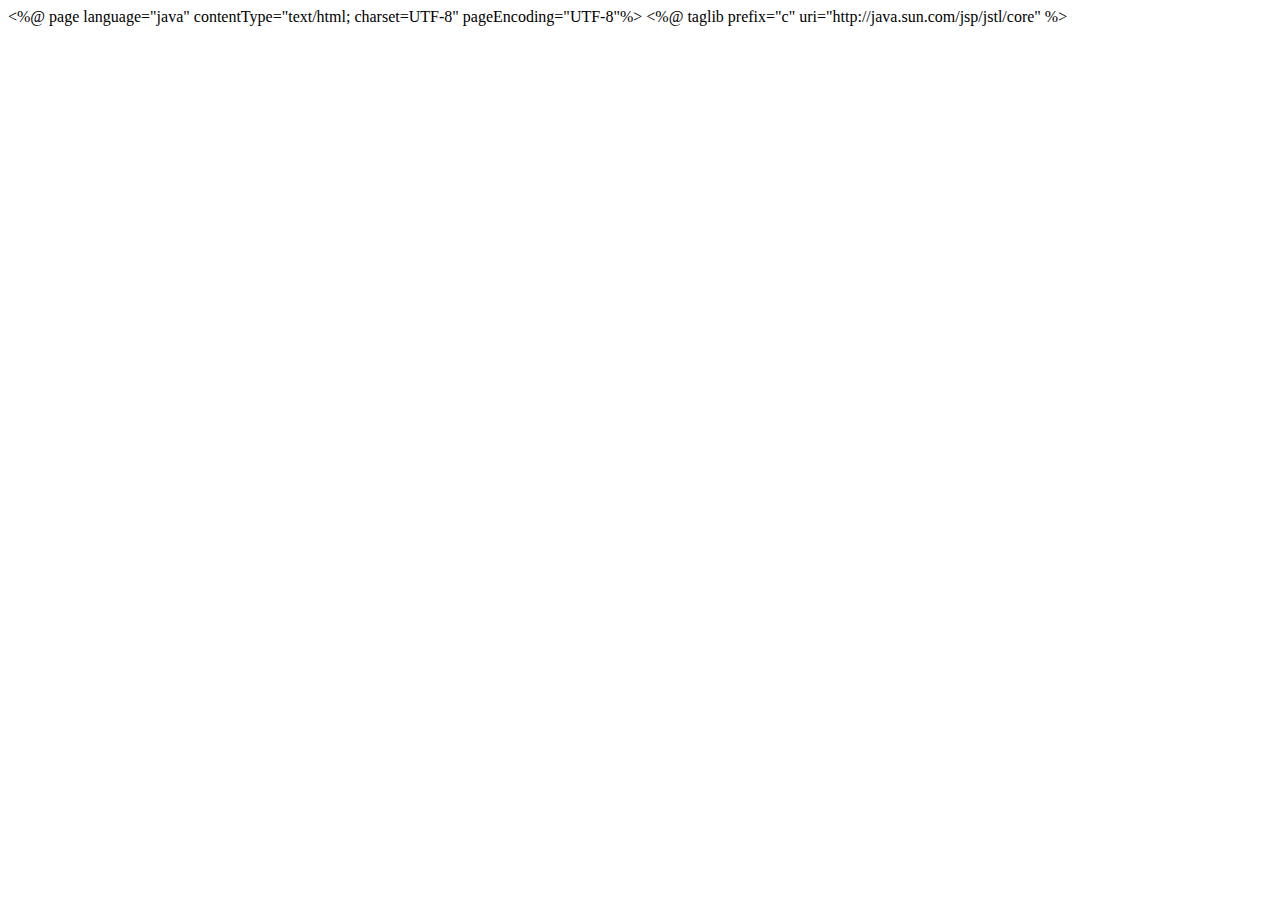
<file: WebContent/index.html>
<%@ page language="java" contentType="text/html; charset=UTF-8"
    pageEncoding="UTF-8"%>
<%@ taglib prefix="c" uri="http://java.sun.com/jsp/jstl/core" %>


<!DOCTYPE html PUBLIC "-//W3C//DTD HTML 4.01 Transitional//EN" "http://www.w3.org/TR/html4/loose.dtd">
<html>
<head>
<style type="header.css">
</style>
<meta http-equiv="Content-Type" content="text/html; charset=UTF-8">
<title>Quizter</title>
</head>
<body>
	<div id="header">
		<h1 style="color: white; margin-left: 40px; margin-top: 50px;">SkuMe</h1>
	</div>
	<div id="belowHeader"></div>
	<form id="belowHeaderLinks">
		<a href="login.jsp" names="Login"
			style="text-decoration: none; color: white;">Login</a> <a
			href="createNewAccount.jsp" name="createNewAccount"
			style="text-decoration: none; color: white">Create New Account</a>
	</form>
</body>
</html>
</file>
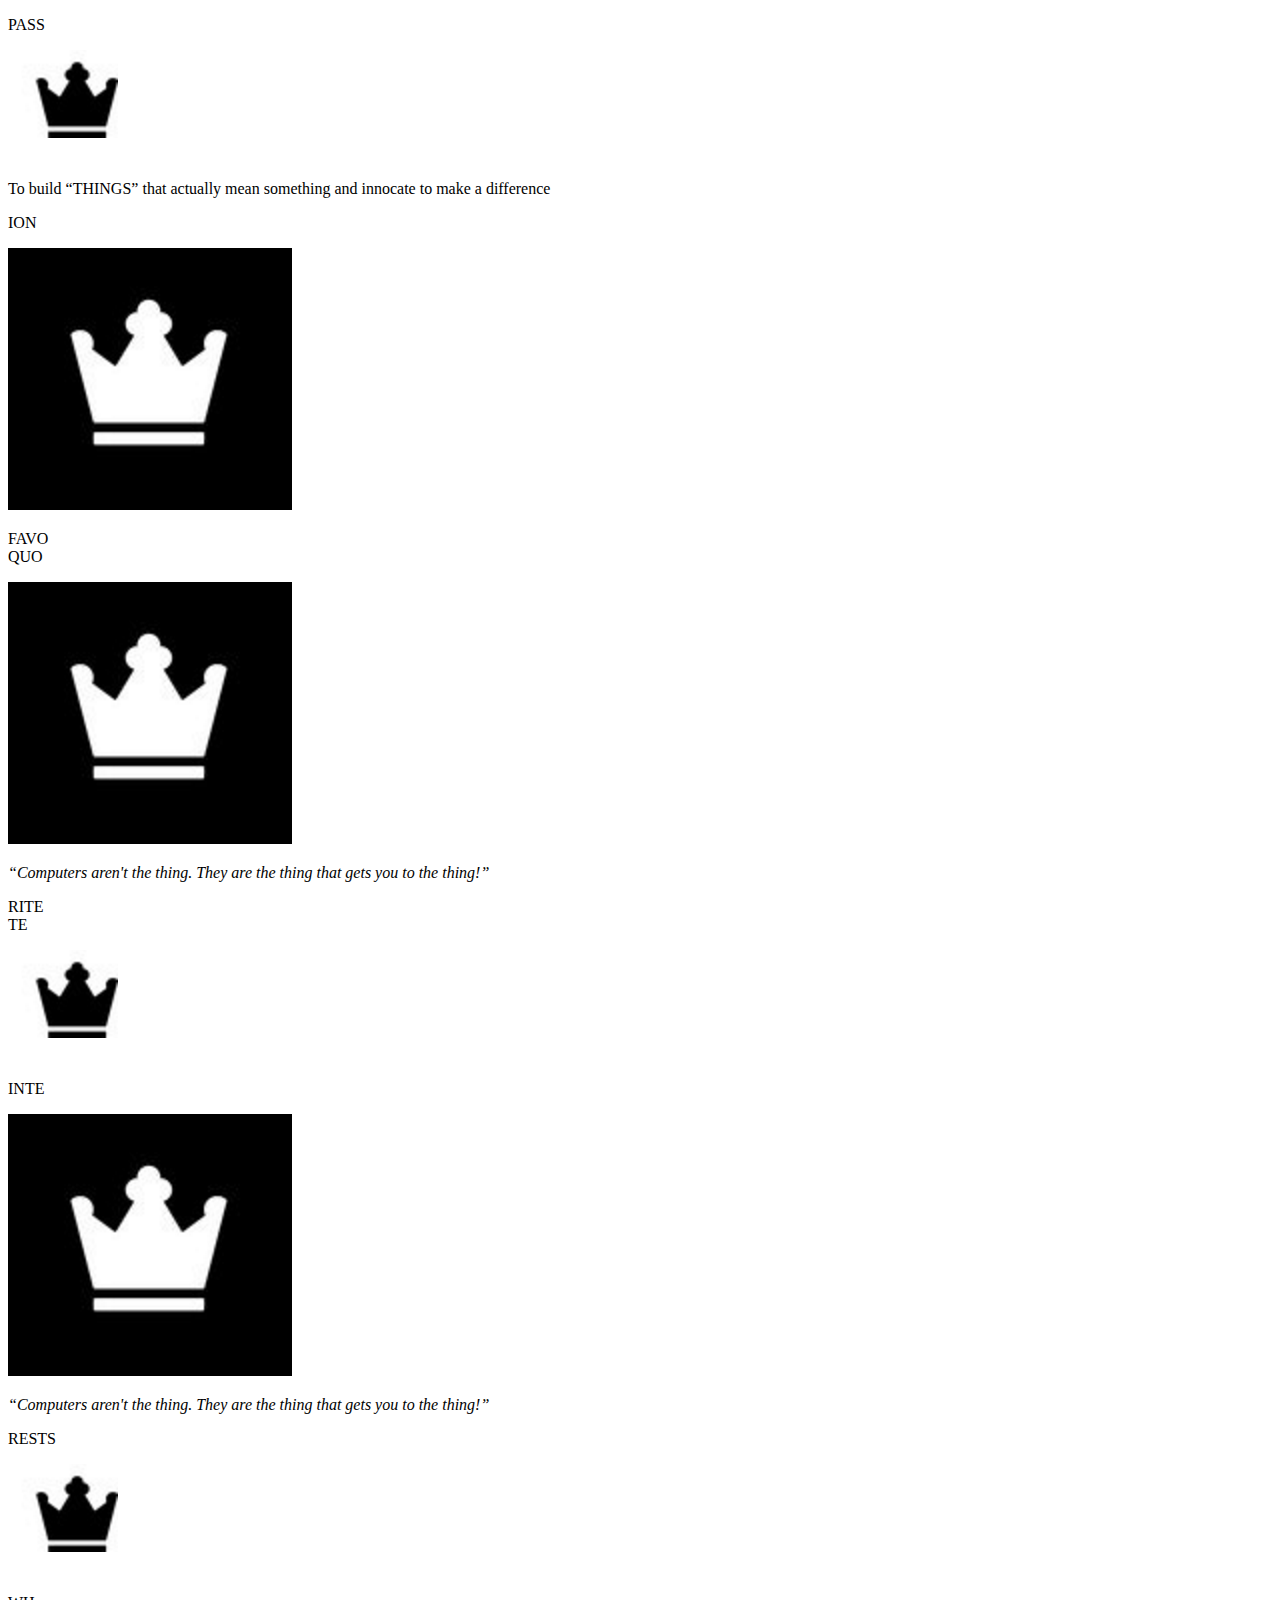
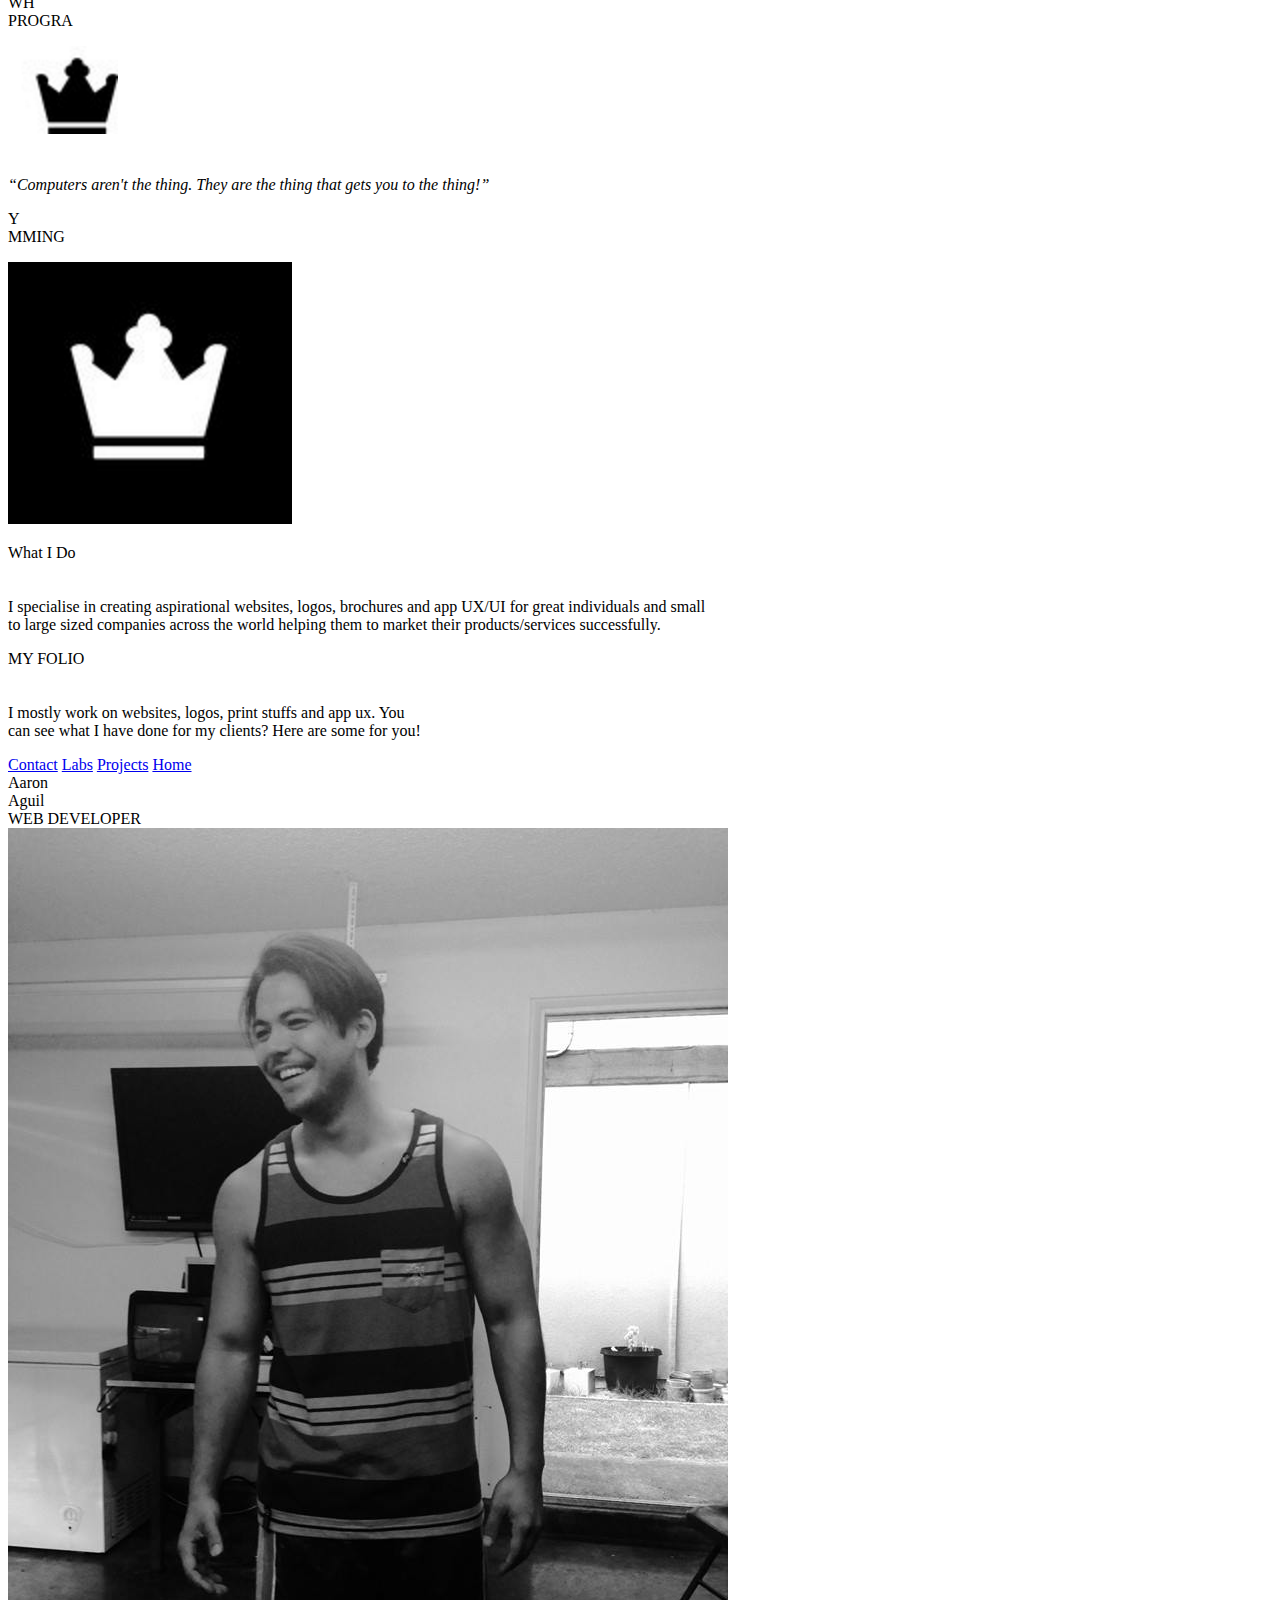
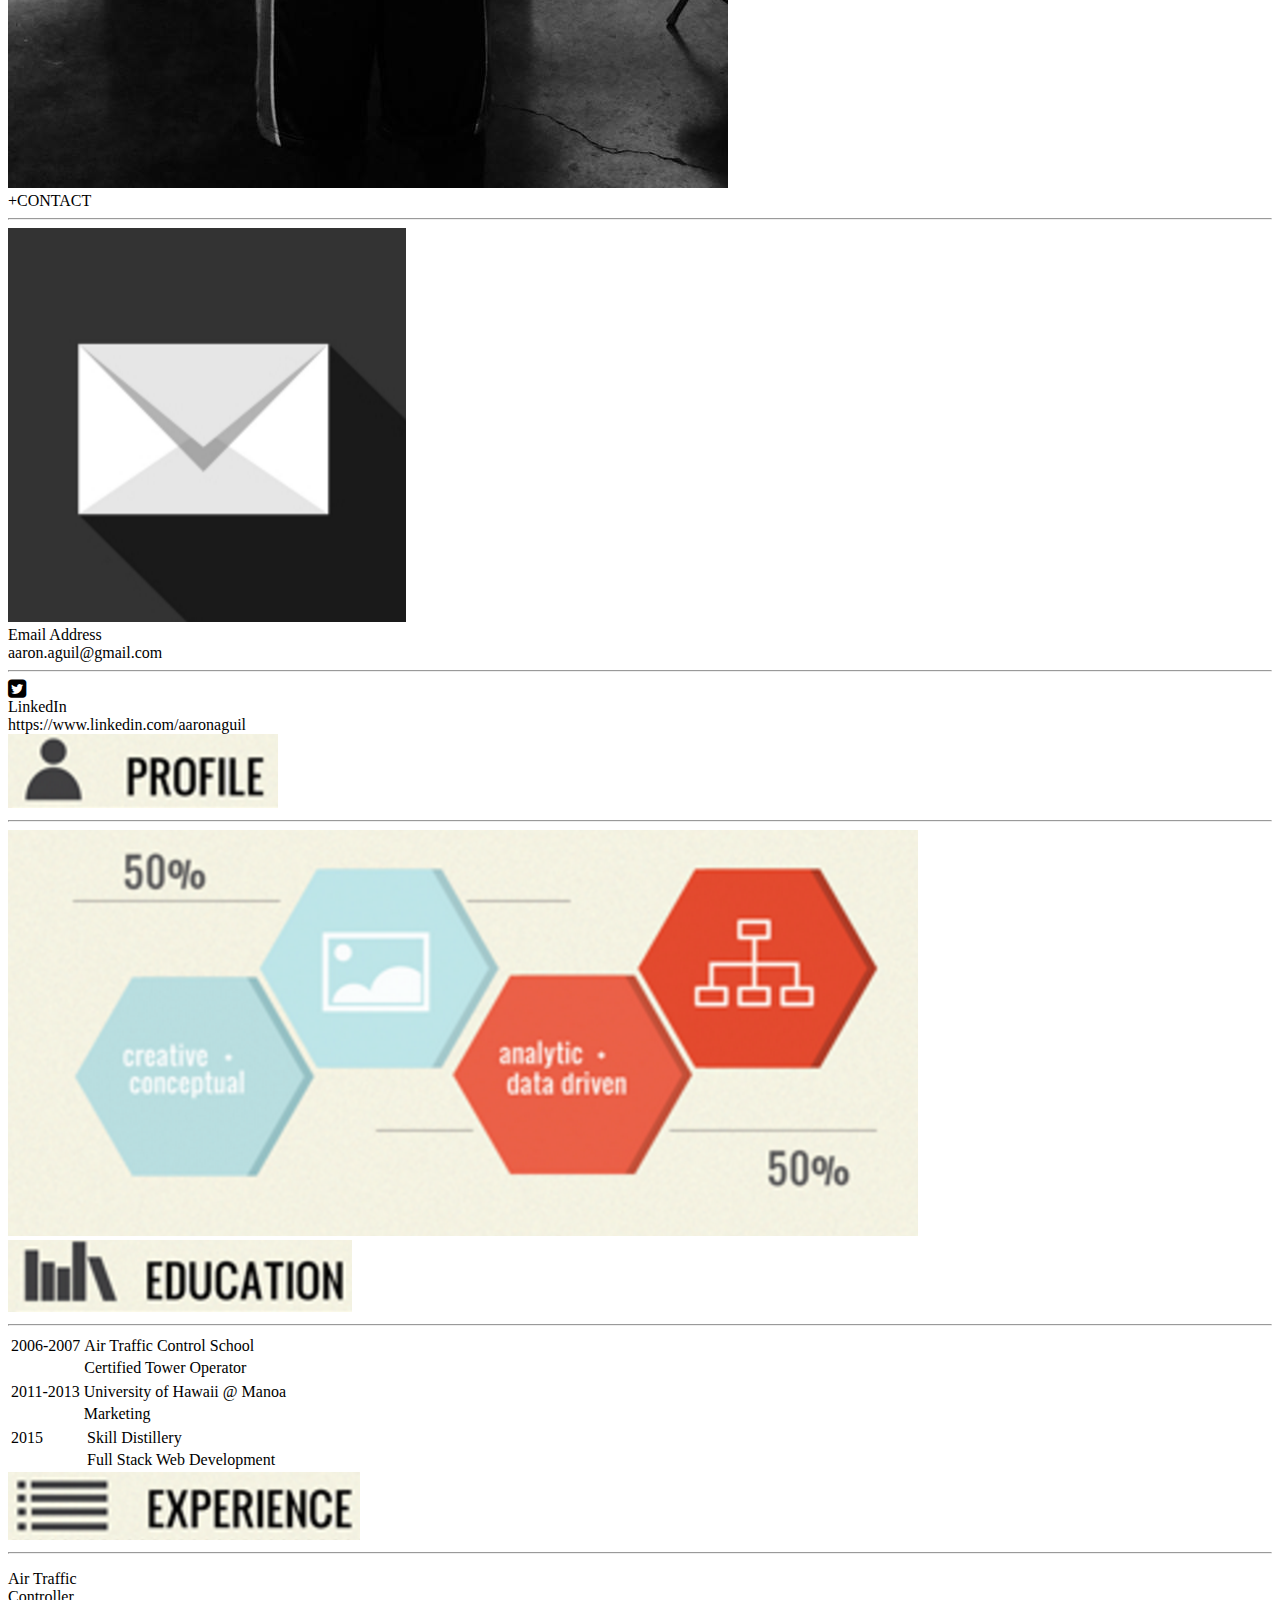
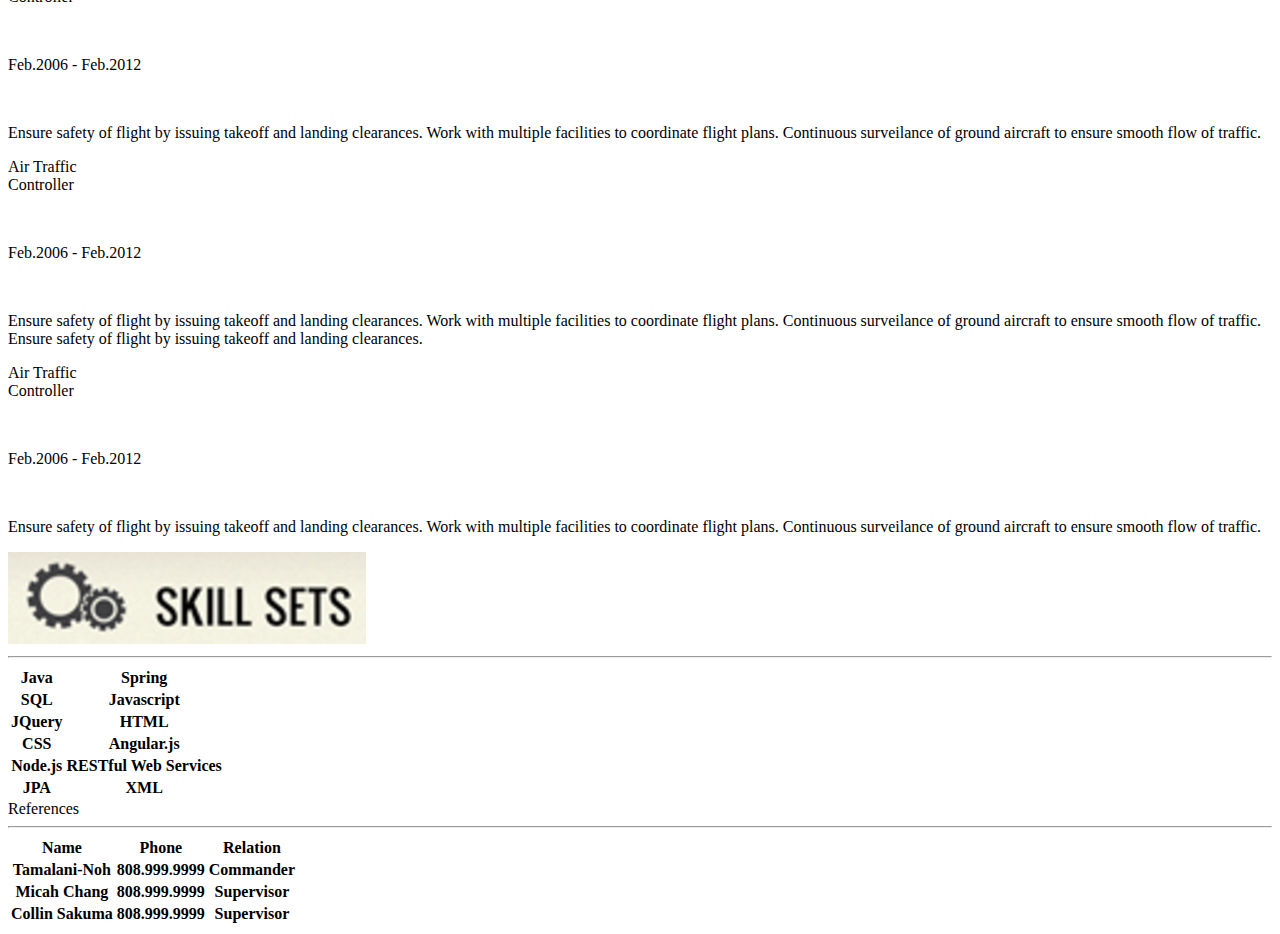
<file: WebContent/format.html>
<!DOCTYPE html>
<html>
<head>
<link href="tester.css" rel="stylesheet" typt="text/css" />
<link rel="stylesheet"
	href="https://maxcdn.bootstrapcdn.com/font-awesome/4.5.0/css/font-awesome.min.css">
<meta charset="UTF-8">
<title>Home</title>
</head>
<body>
	<div id="wrapper">
		<div id="two">
			<div class="home">
				<div class="leftBar">
					<div class="left-secondRowFirstColumn">
						<div id="passion">
							<p>PASS</p>
						</div>
						<div class="leftBlackOnWhite">
							<img class="blackOnWhite" src="myProfileImages/blackOnWhite.png" />
						</div>
					</div>
					<div class="left-secondRowSecondColumn">
						<div class="container">
							<div id="passionText">
								<p>
									To build <q>THINGS</q> that actually mean something and
									innocate to make a difference
								</p>
							</div>
							<div class="passionTextTop">
								<p>ION</p>
								<div class="left2ndRow2ndColumnCrownIcon">
									<img src="myProfileImages/whiteOnBlack.png" />
								</div>
							</div>
						</div>
					</div>
					<div class="left-thirdRowFirstColumn">
						<div id="favoriteQuote">
							<p>
								FAVO<br />QUO
							</p>
						</div>
						<div class="left3rdRow1stColumnCrownIcon">
							<img src="myProfileImages/whiteOnBlack.png" />
						</div>
					</div>

					<div class="left-thirdRowSecondColumn">
						<div class="container">
							<div id="favoriteQuoteText">
								<p>
									<em><q>Computers aren't the thing. They are the thing
											that gets you to the thing!</q></em>
								</p>
							</div>
							<div id="favoriteQuoteTextTop">
								<p>
									RITE<br />TE
								</p>
								<div class="left3rdRow2ndColumnCrownIcon">
									<img src="myProfileImages/blackOnWhite.png" />
								</div>
							</div>
						</div>
					</div>
				</div>

				<div class="rightBar">

					<div class="right-firstRowFirstColumn">
						<div id="interests">
							<p>INTE</p>
						</div>
						<div class="right1stRow1stColumnCrownIcon">
							<img src="myProfileImages/whiteOnBlack.png" />
						</div>
					</div>

					<div class="left-thirdRowSecondColumn">
						<div class="container">
							<div id="interestsText">
								<p>
									<em><q>Computers aren't the thing. They are the thing
											that gets you to the thing!</q></em>
								</p>
							</div>
							<div id="interestsTextTop">
								<p>RESTS</p>
								<div class="right1stRow2ndColumnCrownIcon">
									<img src="myProfileImages/blackOnWhite.png" />
								</div>
							</div>
						</div>
					</div>

					<div class="left-secondRowFirstColumn">
						<div id="whyProgramming">
							<p>
								WH<br />PROGRA<br />
							</p>
						</div>
						<div class="right2ndRow1stColumnCrownIcon">
							<img src="myProfileImages/blackOnWhite.png" />
						</div>
					</div>
					<div class="left-secondRowSecondColumn">
						<div class="container">
							<div id="whyProgrammingText">
								<p>
									<em><q>Computers aren't the thing. They are the thing
											that gets you to the thing!</q></em>
								</p>
							</div>
							<div id="whyProgrammingTextTop">
								<p>
									Y<br />MMING
								</p>
								<div class="right2ndRow2ndColumnCrownIcon">
									<img src="myProfileImages/whiteOnBlack.png" />
								</div>
							</div>
						</div>
					</div>
				</div>

				<div id="footer1"></div>

			</div>
		</div>

		<div clas="three">
			<div class="wrapper3">
				<div class="blockOne"></div>
				<div class="blockTwo">
					<p>
						<span id="whatIDoTitle">What I Do</span><br />
						<br />
						<br /> <span id="whatIDoDescription">I specialise in
							creating aspirational websites, logos, brochures and app UX/UI
							for great individuals and small <br /> to large sized companies
							across the world helping them to market their products/services
							successfully.
						</span>
					</p>
				</div>

				<div class="blockThree"></div>

				<div class="blockFour">
					<p>
						<span id="myFolioTitle">MY FOLIO</span><br />
						<br />
						<br /> <span id="myFolioDescription">I mostly work on
							websites, logos, print stuffs and app ux. You<br /> can see what
							I have done for my clients? Here are some for you!
						</span>
					</p>
				</div>

				<div class="blockFive"></div>


				<div class="resume">
					<div class="header">
						<a href="resume.html">Contact</a> <a href="home.html">Labs</a> <a
							href="home.html">Projects</a> <a href="home.html">Home</a>
					</div>


					<div class="heading">

						<div id="firstname">Aaron</div>
						<div id="lastname">Aguil</div>
						<div id="webDeveloper">WEB DEVELOPER</div>
					</div>

					<div>
						<img id="photo" src="myProfileImages/profilePhoto.jpg" />
					</div>

					<div class="contact">
						<span id="contactName"><span id="plus">+</span>CONTACT</span>
						<hr />
						<img id="photo1" src="myProfileImages/mailIcon.png" />
						<div class="info">
							<span id="contactSource">Email Address</span><br />
							<span id="link">aaron.aguil@gmail.com</span>
						</div>
						<hr />
						<div id="photo2">
							<i class="fa fa-twitter-square fa-lg"></i>
						</div>
						<div class="info">
							<span id="contactSource">LinkedIn</span><br />
							<span id="link">https://www.linkedin.com/aaronaguil</span>
						</div>

					</div>

					<div class="profile">
						<img id="profileIcon" src="myProfileImages/profileIcon.png" />
						<hr />
						<div class="profileDiagramDiv">
							<img id="profileDiagram" src="myProfileImages/profileDiagram.png" />
						</div>
					</div>

					<div class="education">
						<img id="educationIcon" src="myProfileImages/educationIcon.png" />
						<hr />
						<div>
							<table>
								<tr>
									<td id="year">2006-2007</td>
									<td id="school">Air Traffic Control School</td>
								</tr>
								<tr>
									<td></td>
									<td id="description">Certified Tower Operator</td>
								</tr>
							</table>
						</div>
						<div>
							<table>
								<tr>
									<td id="year">2011-2013</td>
									<td id="school">University of Hawaii @ Manoa</td>
								</tr>
								<tr>
									<td></td>
									<td id="description">Marketing</td>
								</tr>
							</table>
						</div>
						<div>
							<table>
								<tr>
									<td id="year">2015
										&nbsp;&nbsp;&nbsp;&nbsp;&nbsp;&nbsp;&nbsp;&nbsp;&nbsp;</td>
									<td id="school">Skill Distillery</td>
								</tr>
								<tr>
									<td></td>
									<td id="description">Full Stack Web Development</td>
								</tr>
							</table>
						</div>
					</div>


					<div class="experience">
						<img id="experienceIcon" src="myProfileImages/experienceIcon.png" />
						<hr />

						<div class="job1">
							<div id="jobInfo3">
								<div id="blueHeader"></div>
								<p>
									Air Traffic<br />Controller
								</p>
								<br />
								<p>Feb.2006&nbsp;-&nbsp;Feb.2012</p>
								<br />
								<p id="jobDescription">Ensure safety of flight by issuing
									takeoff and landing clearances. Work with multiple facilities
									to coordinate flight plans. Continuous surveilance of ground
									aircraft to ensure smooth flow of traffic.</p>
							</div>
						</div>

						<div class="job2">
							<div id="jobInfo2">
								<div id="orangeHeader"></div>
								<p>
									Air Traffic<br />Controller
								</p>
								<br />
								<p>Feb.2006&nbsp;-&nbsp;Feb.2012</p>
								<br />
								<p id="jobDescription">Ensure safety of flight by issuing
									takeoff and landing clearances. Work with multiple facilities
									to coordinate flight plans. Continuous surveilance of ground
									aircraft to ensure smooth flow of traffic. Ensure safety of
									flight by issuing takeoff and landing clearances.</p>
							</div>
						</div>

						<div class="job3">
							<div id="jobInfo3">
								<div id="blueHeader"></div>
								<p>
									Air Traffic<br />Controller
								</p>
								<br />
								<p>Feb.2006&nbsp;-&nbsp;Feb.2012</p>
								<br />
								<p id="jobDescription">Ensure safety of flight by issuing
									takeoff and landing clearances. Work with multiple facilities
									to coordinate flight plans. Continuous surveilance of ground
									aircraft to ensure smooth flow of traffic.</p>
							</div>
						</div>
					</div>

					<div id="rightBorder"></div>
					<div id="leftBorder"></div>
					<div id="bottomBorder"></div>

					<div class="skillSet">
						<img id="skillSetIcon" src="myProfileImages/skillSetIcon.png" />
						<hr />
						<div class="skillTable">
							<table>
								<tr>
									<th>Java</th>
									<th>Spring</th>
								</tr>
								<tr>
									<th>SQL</th>
									<th>Javascript</th>
								</tr>
								<tr>
									<th>JQuery</th>
									<th>HTML</th>
								</tr>
								<tr>
									<th>CSS</th>
									<th>Angular.js</th>
								</tr>
								<tr>
									<th>Node.js</th>
									<th>RESTful Web Services</th>
								</tr>
								<tr>
									<th>JPA</th>
									<th>XML</th>
								</tr>

							</table>
						</div>
					</div>

					<div class="references">
						<span id="title">References</span>
						<hr />

						<table>
							<tr>
								<th id="refTableHeader">Name</th>
								<th id="refTableHeader">Phone</th>
								<th id="refTableHeader">Relation</th>
							</tr>
							<tr>
								<th id="refTable">Tamalani-Noh</th>
								<th id="refTable">808.999.9999</th>
								<th id="refTable">Commander</th>
							</tr>
							<tr>
								<th id="refTable">Micah Chang</th>
								<th id="refTable">808.999.9999</th>
								<th id="refTable">Supervisor</th>
							</tr>
							<tr>
								<th id="refTable">Collin Sakuma</th>
								<th id="refTable">808.999.9999</th>
								<th id="refTable">Supervisor</th>
							</tr>
						</table>
					</div>
				</div>
			</div>
		</div>
</body>
</html>
</file>
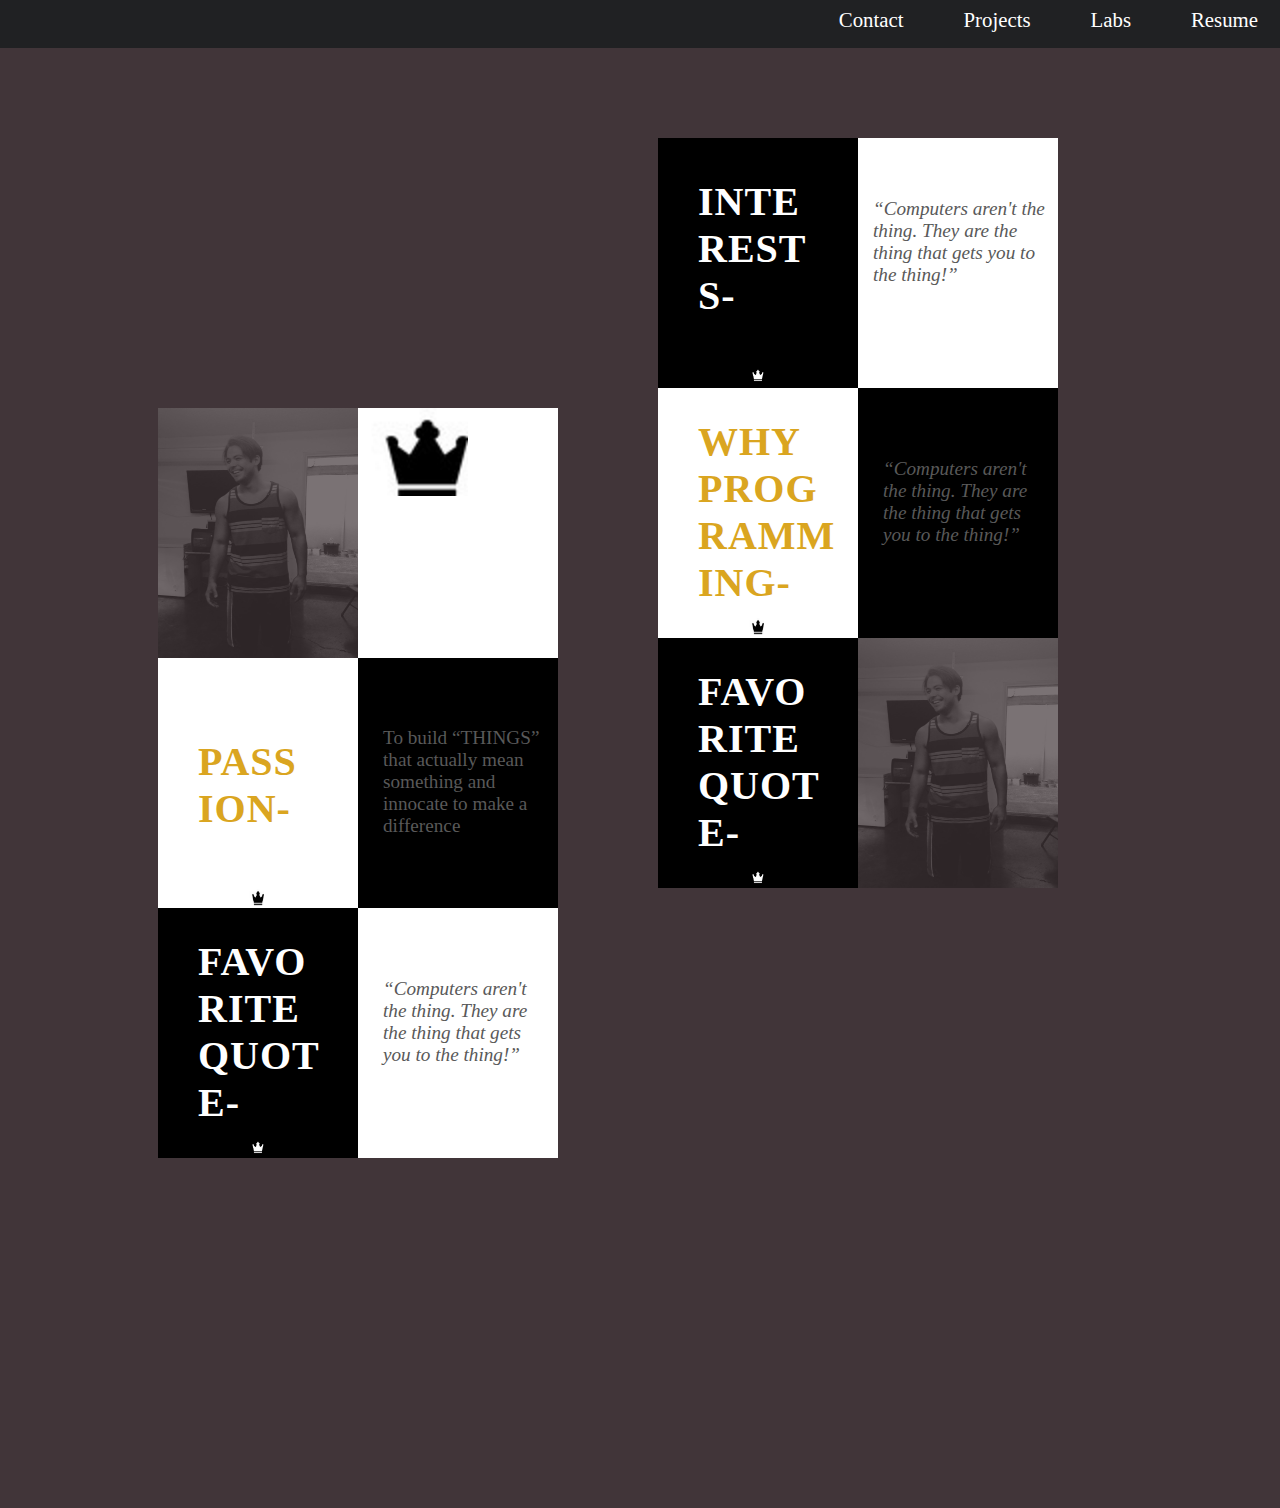
<file: WebContent/home.html>
<!DOCTYPE html>
<html>
<head>
<link href="home.css" rel="stylesheet" typt="text/css" />
<meta charset="UTF-8">
<title>Home</title>
</head>
<body>


<div class="leftBar">

	<div>
		<img class="profilePhoto" src="myProfileImages/profilePhoto.jpg" />
	</div>

	<div class="left-firstRowSecondColumn">
		<div>
			<img class="blackOneWhite" src="myProfileImages/blackOnWhite.png" />
		</div>

	</div>
	<div class="left-secondRowFirstColumn">
		<div id="passion"><p>PASS<br />ION-</p></div>
		<div>
			<img class="blackOnWhite" src="myProfileImages/blackOnWhite.png" />
		</div>
	</div>
	<div class="left-secondRowSecondColumn">
		<div id="passionText"><p>To build <q>THINGS</q> that actually mean something and innocate to make a difference</p></div>
	</div>
	<div class="left-thirdRowFirstColumn">
		<div id="favoriteQuote"><p>FAVO<br />RITE<br />QUOT<br />E-</p></div>
				<div class="leftSecondWhiteOnBlack">
			<img  src="myProfileImages/whiteOnBlack.png" />
		</div>
	</div>
	<div class="left-thirdRowSecondColumn">
		<div id="favoriteQuoteText"><p><em><q>Computers aren't the thing. They are the thing that gets you to the thing!</q></em></p></div>
	</div>


</div>





<div class="rightBar">

	<div class="right-firstRowFirstColumn">
		<div id="interests"><p>INTE<br />REST<br />S-</p></div>
		<div class="rightFirstWhiteOnBlack">
			<img  src="myProfileImages/whiteOnBlack.png" />
		</div>
	</div>

	<div class="left-firstRowSecondColumn">
		<div id="favoriteQuoteText"><p><em><q>Computers aren't the thing. They are the thing that gets you to the thing!</q></em></p></div>
	</div>
	<div class="left-secondRowFirstColumn">
		<div id="whyProgramming"><p>WHY<br />PROG<br />RAMM<br />ING-</p></div>
		<div class="rightBlackOnWhite">
			<img src="myProfileImages/blackOnWhite.png" />
		</div>
	</div>
	<div class="left-secondRowSecondColumn">
		<div id="favoriteQuoteText"><p><em><q>Computers aren't the thing. They are the thing that gets you to the thing!</q></em></p></div>
	</div>
	<div class="left-thirdRowFirstColumn">
		<div id="favoriteQuote"><p>FAVO<br />RITE<br />QUOT<br />E-</p></div>
		<div class="rightSecondWhiteOnBlack">
			<img  src="myProfileImages/whiteOnBlack.png" />
		</div>
	</div>
	<div class="right-thirdRowSecondColumn">
		<img class="profilePhoto" src="myProfileImages/profilePhoto.jpg" />
	</div>
<!-- 	<div class="rightBottom">
		<img class="hawaiianFlag" src="myProfileImages/HawaiianFlag.png" />
	</div> -->


</div>


<div id="footer">
</div>


<div class="header">
	<a href="resume.html">Resume</a>
	<a href="home.html">Labs</a>
	<a href="home.html">Projects</a>
	<a href="home.html">Contact</a>
</div>

</body>
</html>
</file>
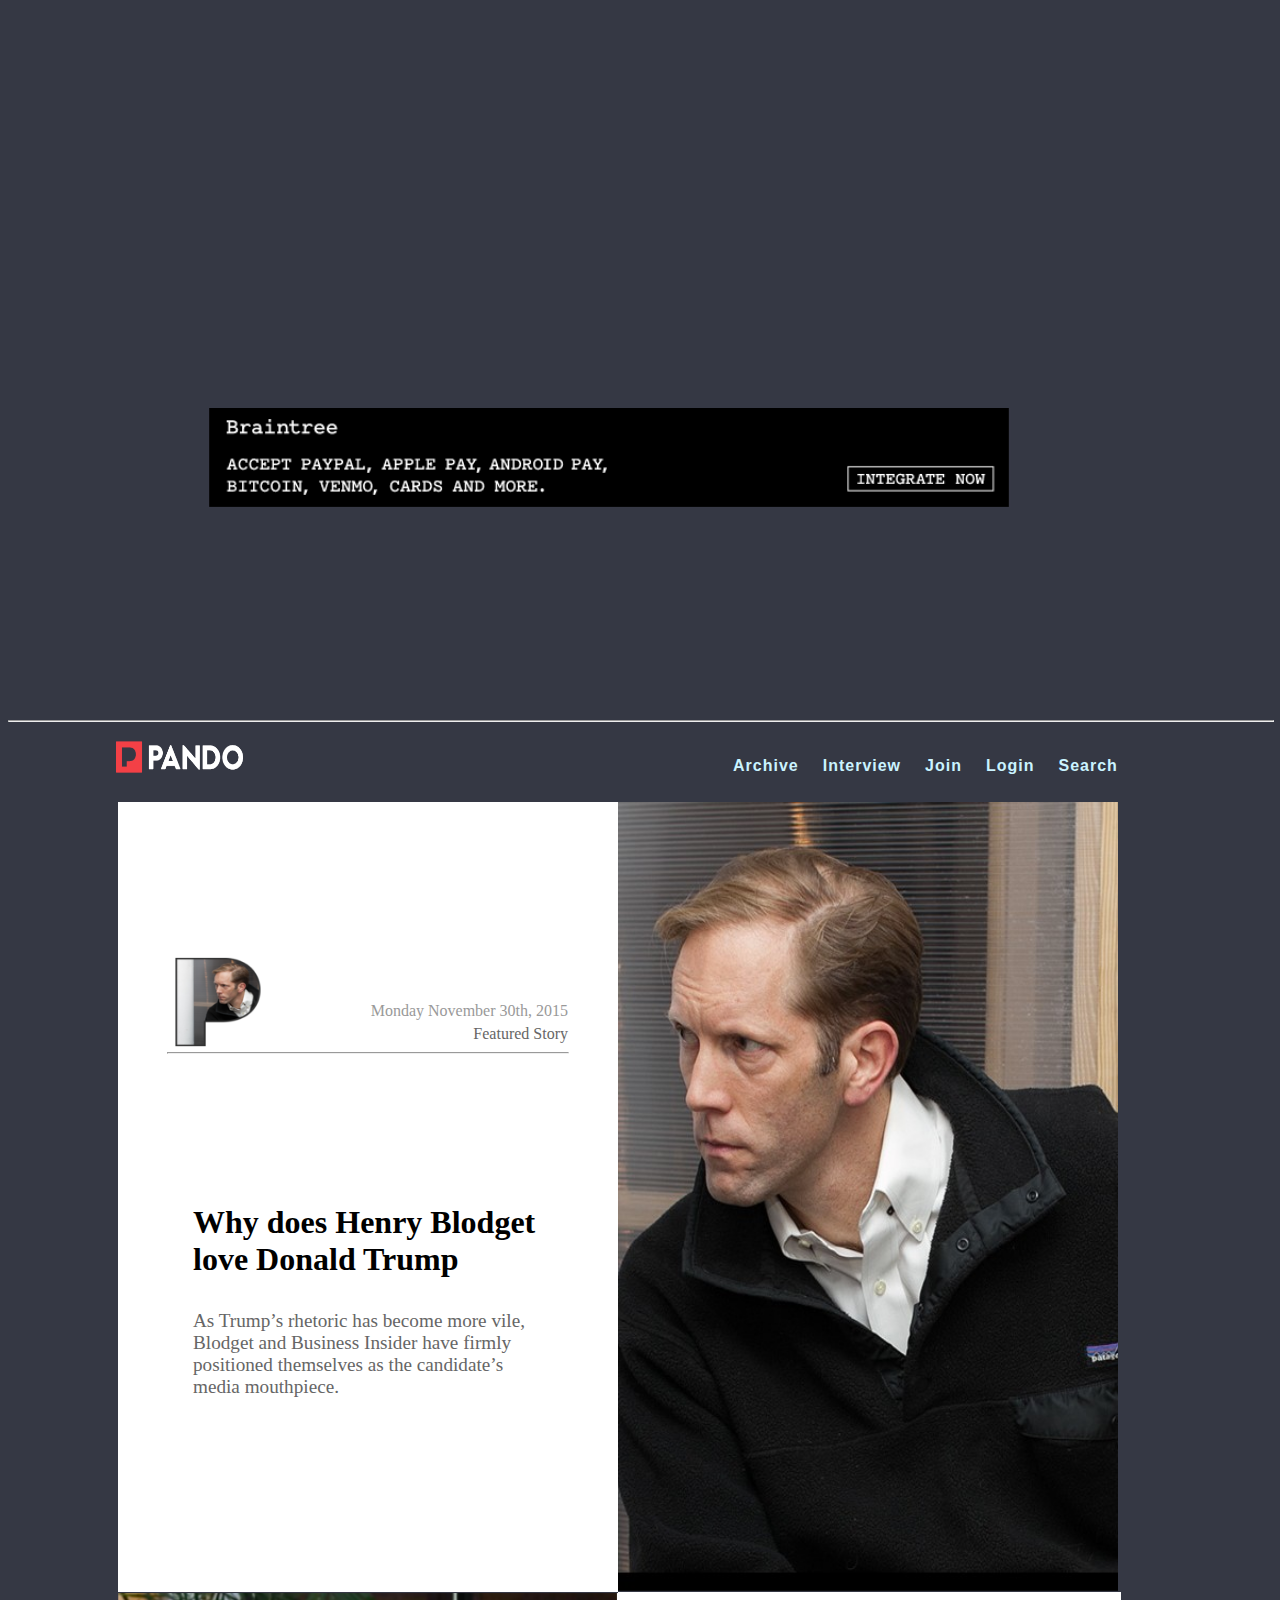
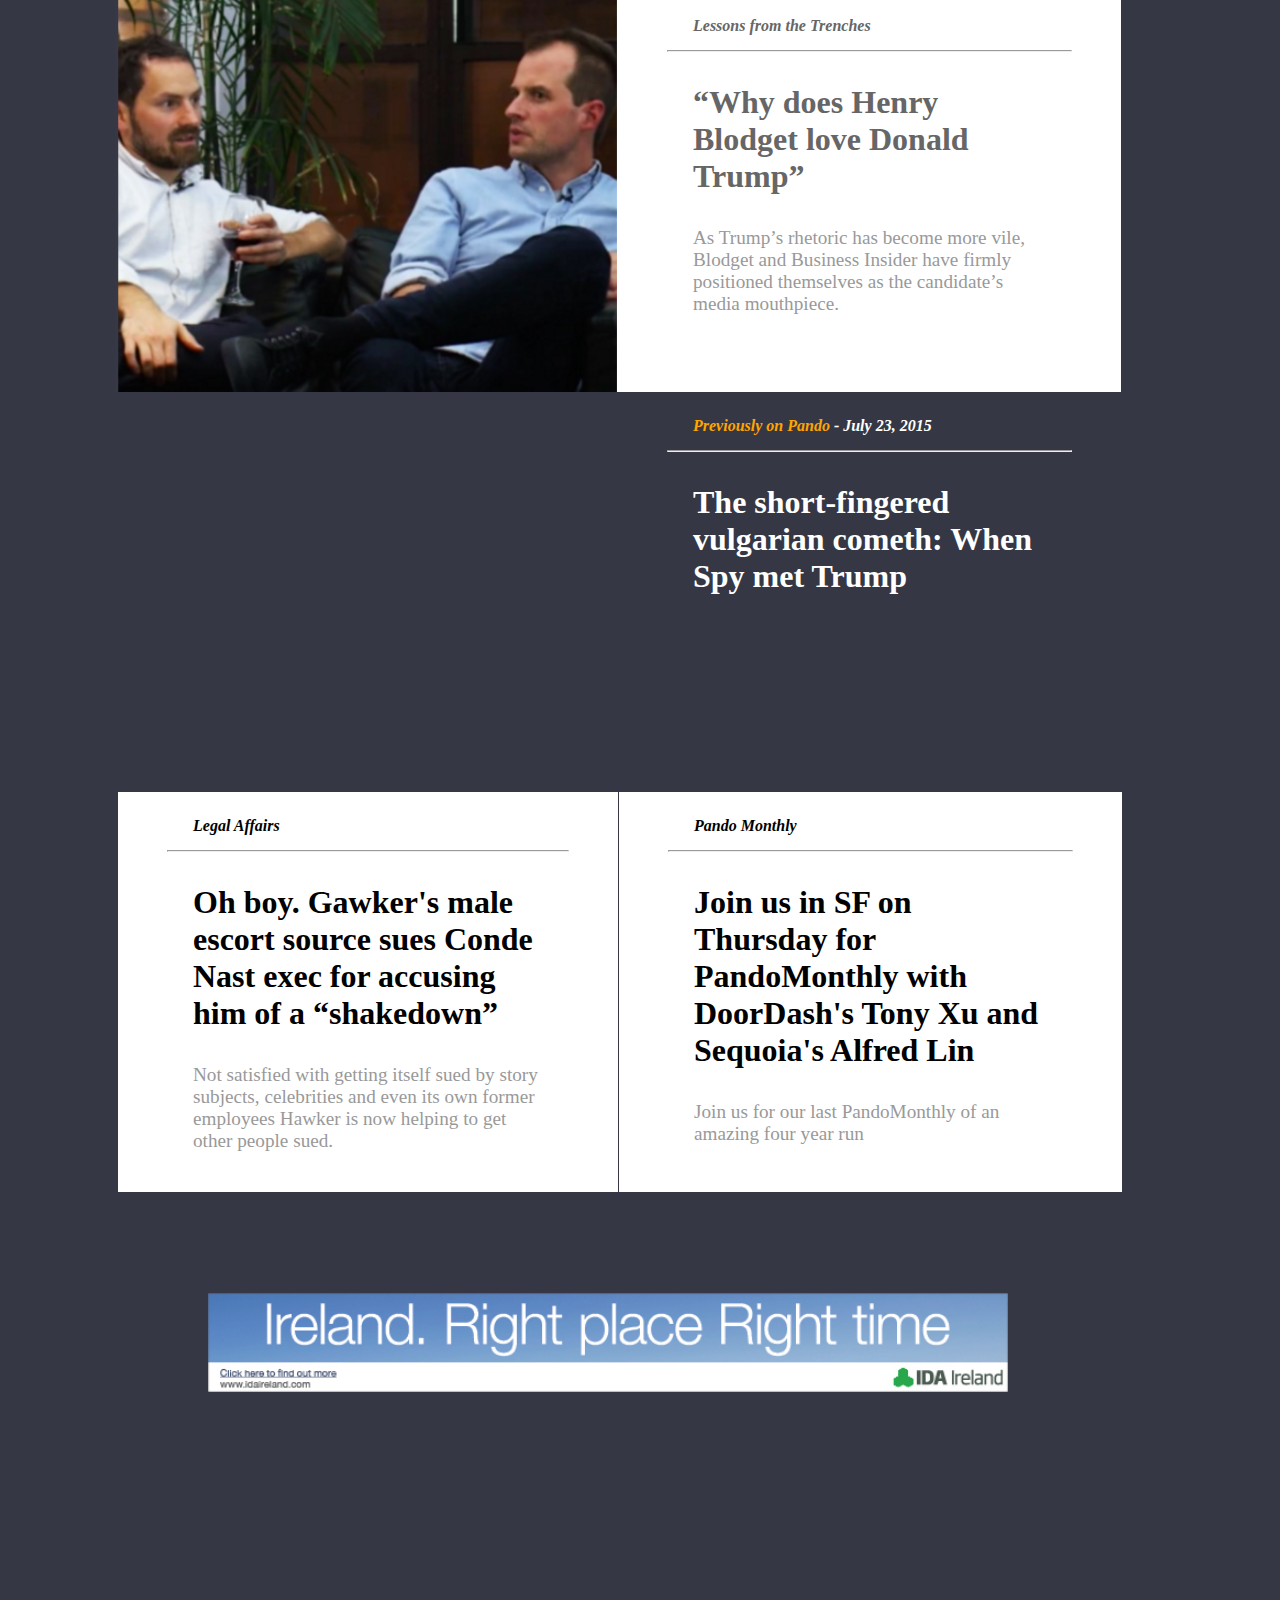
<file: WebContent/pandoDaily.html>
<!DOCTYPE html>
<html>
<head>
<meta charset="UTF-8">
<link href="pandoDaily.css" rel="stylesheet" type="text/css"/>
<title>Insert title here</title>
</head>
<body>
<div id="topSpace"></div>
	<a href="pando.com"><img id="headerImage" src="images/headerBanner.png"/></a>
</div>
<hr id="topSpacehr"/>
<div id="topBarLogo">
	<a href="pando.com"><img src="images/pandoLogo.png"/></a>
</div>
<div id="topBarLinks">
	<a href="pando.com">Archive</a>
	<a href="pando.com">Interview</a>
	<a href="pando.com">Join</a>
	<a href="pando.com">Login</a>
	<a href="pando.com">Search</a>
</div>

<div id="firstArticle">
	<img src="images/henryBlodgetPando.png"/>
	<p class="date">Monday November 30th, 2015</p>
	<p class="featuredStory">Featured Story</p>
	<hr/>
	
	<div class="title">
		<p> Why does Henry Blodget love Donald Trump</p>
	</div>
	
	<div class="content">
		<p> As Trump’s rhetoric has become more vile, Blodget and Business Insider have firmly positioned themselves as the candidate’s media mouthpiece.</p>
	</div>
	
<!-- 	<div id="paulCarrImage">
		<a href="pando.com"><img class="paulCarr" src="images/paulCarr.png" /></a>
	</div> -->
	
</div>

<div >
	<a href="pando.com"><img id="firstArticleImage" src="images/manInBlackSweater.png" /></a>
</div>

<div >
	<a href="pando.com"><img id="secondArticleImage" src="images/secondArticleImage.png" /></a>
</div>

<div id="secondArticle">

	<p id="aboveTitle">Lessons from the Trenches</p>
	<hr/>
	
	<div class="secondArticletitle">
		<p><q>Why does Henry Blodget love Donald Trump</q></p>
	</div>
	
	<div class="secondArticlecontent">
		<p> As Trump’s rhetoric has become more vile, Blodget and Business Insider have firmly positioned themselves as the candidate’s media mouthpiece.</p>
	</div>
	
<!-- 	<div id="paulCarrImage">
		<a href="pando.com"><img class="paulCarr" src="images/paulCarr.png" /></a>
	</div> -->
	
</div>

<div id="thirdArticleImage">
</div>

<div id="thirdArticle">

	<p id="thirdAboveTitle"><span style="color:orange;">Previously on Pando</span><span style="color:white;"> - July 23, 2015</span></p>
	<hr/>
	
	<div class="thirdArticletitle">
		<p>The short-fingered vulgarian cometh: When Spy met Trump</p>
	</div>
	
<!-- 	<div id="paulCarrImage">
		<a href="pando.com"><img class="paulCarr" src="images/paulCarr.png" /></a>
	</div> -->
	
</div>

<div id="fourthArticle">

	<p id="fifthAboveTitle">Legal Affairs</p>
	<hr/>
	
	<div class="fourthArticletitle">
		<p>Oh boy. Gawker's male escort source sues Conde Nast exec for accusing him of a <q>shakedown</q></p>
	</div>
	
	<div class="fourthArticlecontent">
		<p>Not satisfied with getting itself sued by story subjects, celebrities and even its own former employees Hawker is now helping to get other people sued.</p>
	</div>
	
<!-- 	<div id="paulCarrImage">
		<a href="pando.com"><img class="paulCarr" src="images/paulCarr.png" /></a>
	</div> -->
	
</div>

<div id="fifthArticle">

	<p id="fifthAboveTitle">Pando Monthly</p>
	<hr/>
	
	<div class="fifthArticletitle">
		<p>Join us in SF on Thursday for PandoMonthly with DoorDash's Tony Xu and Sequoia's Alfred Lin</p>
	</div>
	
	<div class="fifthArticlecontent">
		<p> Join us for our last PandoMonthly of an amazing four year run</p>
	</div>
	
<!-- 	<div id="paulCarrImage">
		<a href="pando.com"><img class="paulCarr" src="images/paulCarr.png" /></a>
	</div> -->
	
</div>

<div id="footer">
	<a href="pando.com"><img id="footerImage" src="images/footerBanner.png"/></a>
</div>


</body>
</html>
</file>
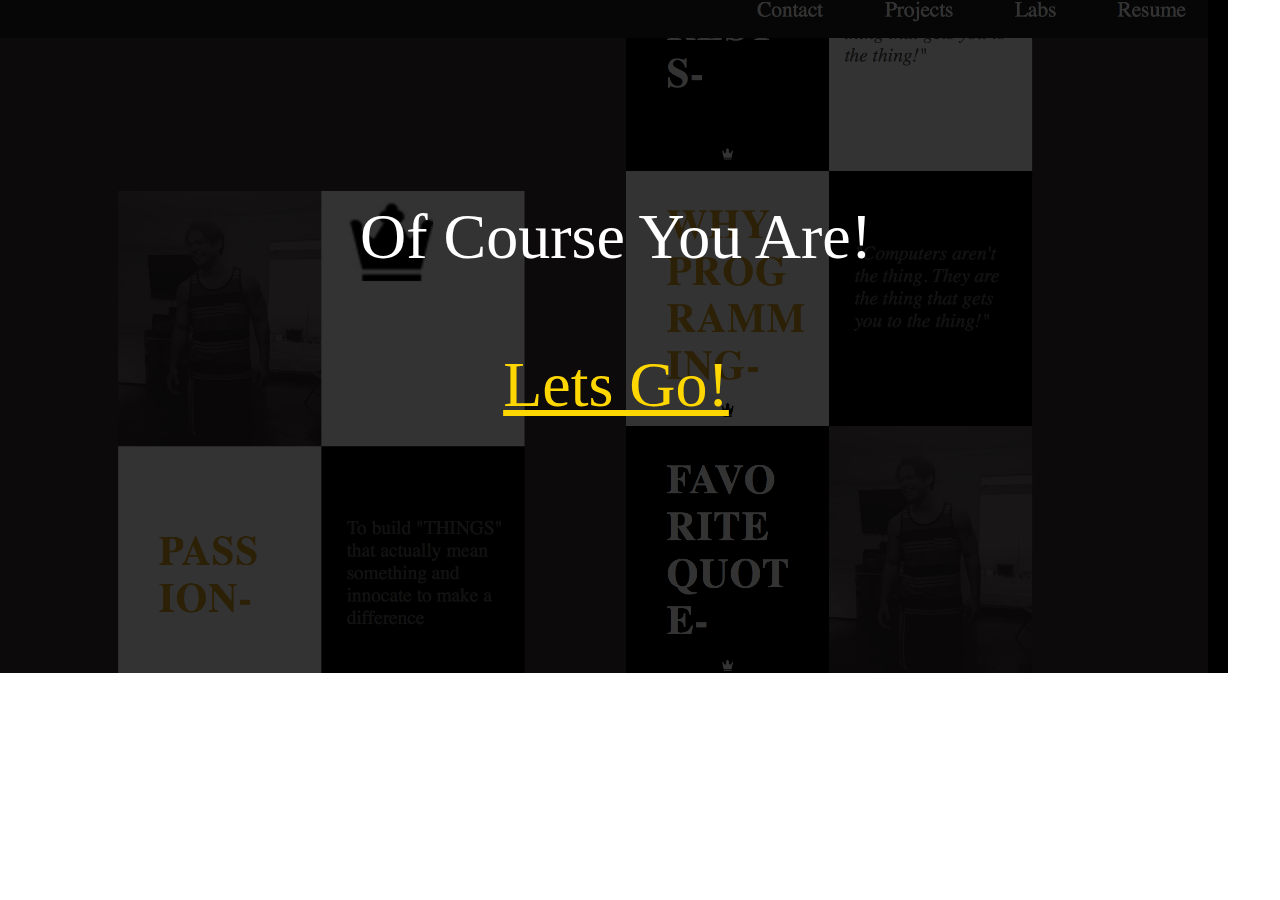
<file: WebContent/preHome.html>
<!DOCTYPE html>
<html>
<head>
<link href="preHome.css" rel="stylesheet" typt="text/css" />
<meta charset="UTF-8">
<title>Home</title>
</head>
<body>
<div class="wrapper">
	<div class="backgroundImage">
		<img src="myProfileImages/websiteScreenshot.png" />
	</div>
</div>



<div id="entryPopup">
	Of Course You Are! <br/><br />
	<a href="home.html"> Lets Go!</a>
</div>

</body>
</html>
</file>
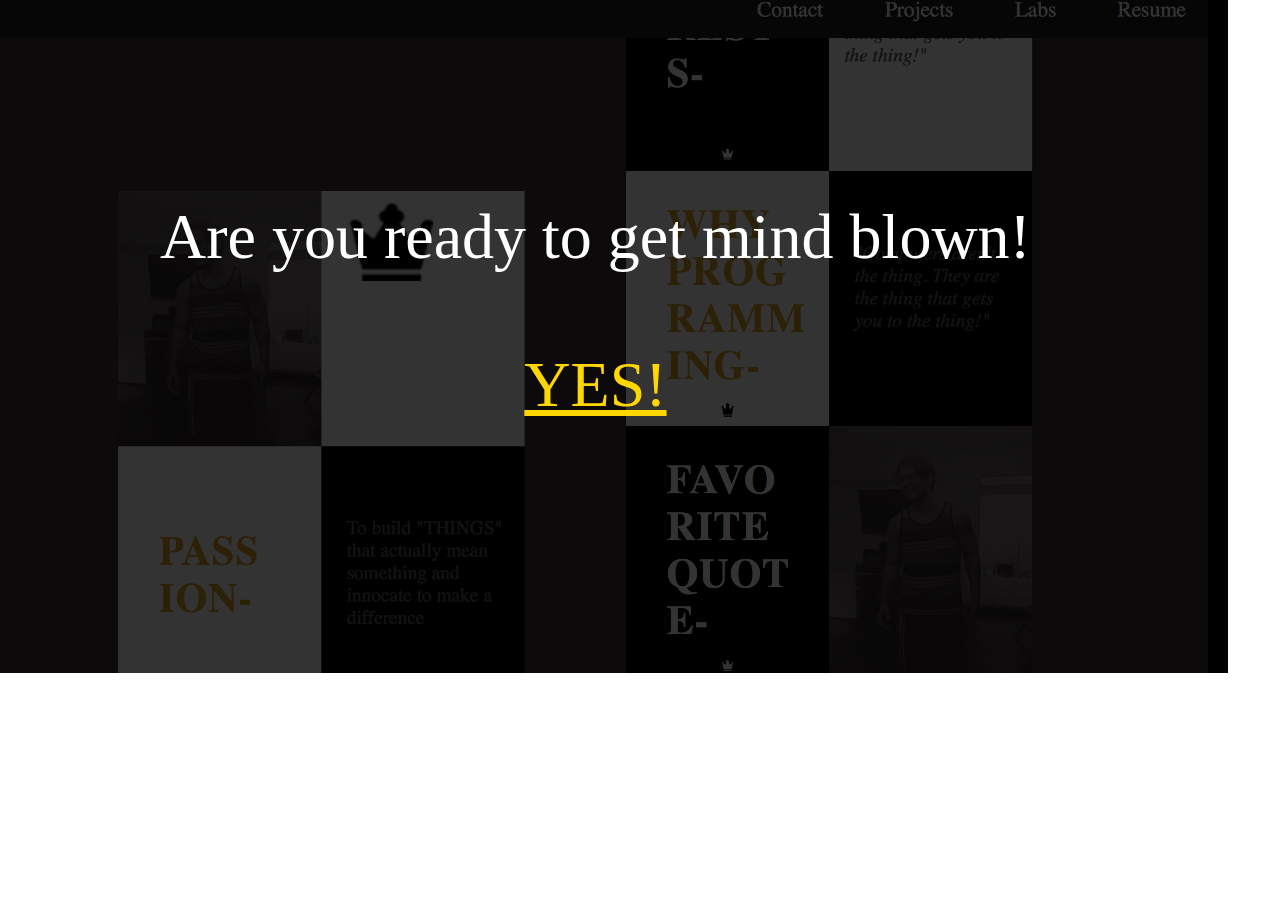
<file: WebContent/theHome.html>
<!DOCTYPE html>
<html>
<head>
<link href="theHome.css" rel="stylesheet" typt="text/css" />
<meta charset="UTF-8">
<title>Home</title>
</head>
<body>
<div class="wrapper">
	<div class="backgroundImage">
		<img src="myProfileImages/websiteScreenshot.png" />
	</div>
</div>



<div id="entryPopup">
	Are you ready to get mind blown! <br/><br />
	<a href="preHome.html"> YES!</a>
</div>

</body>
</html>
</file>
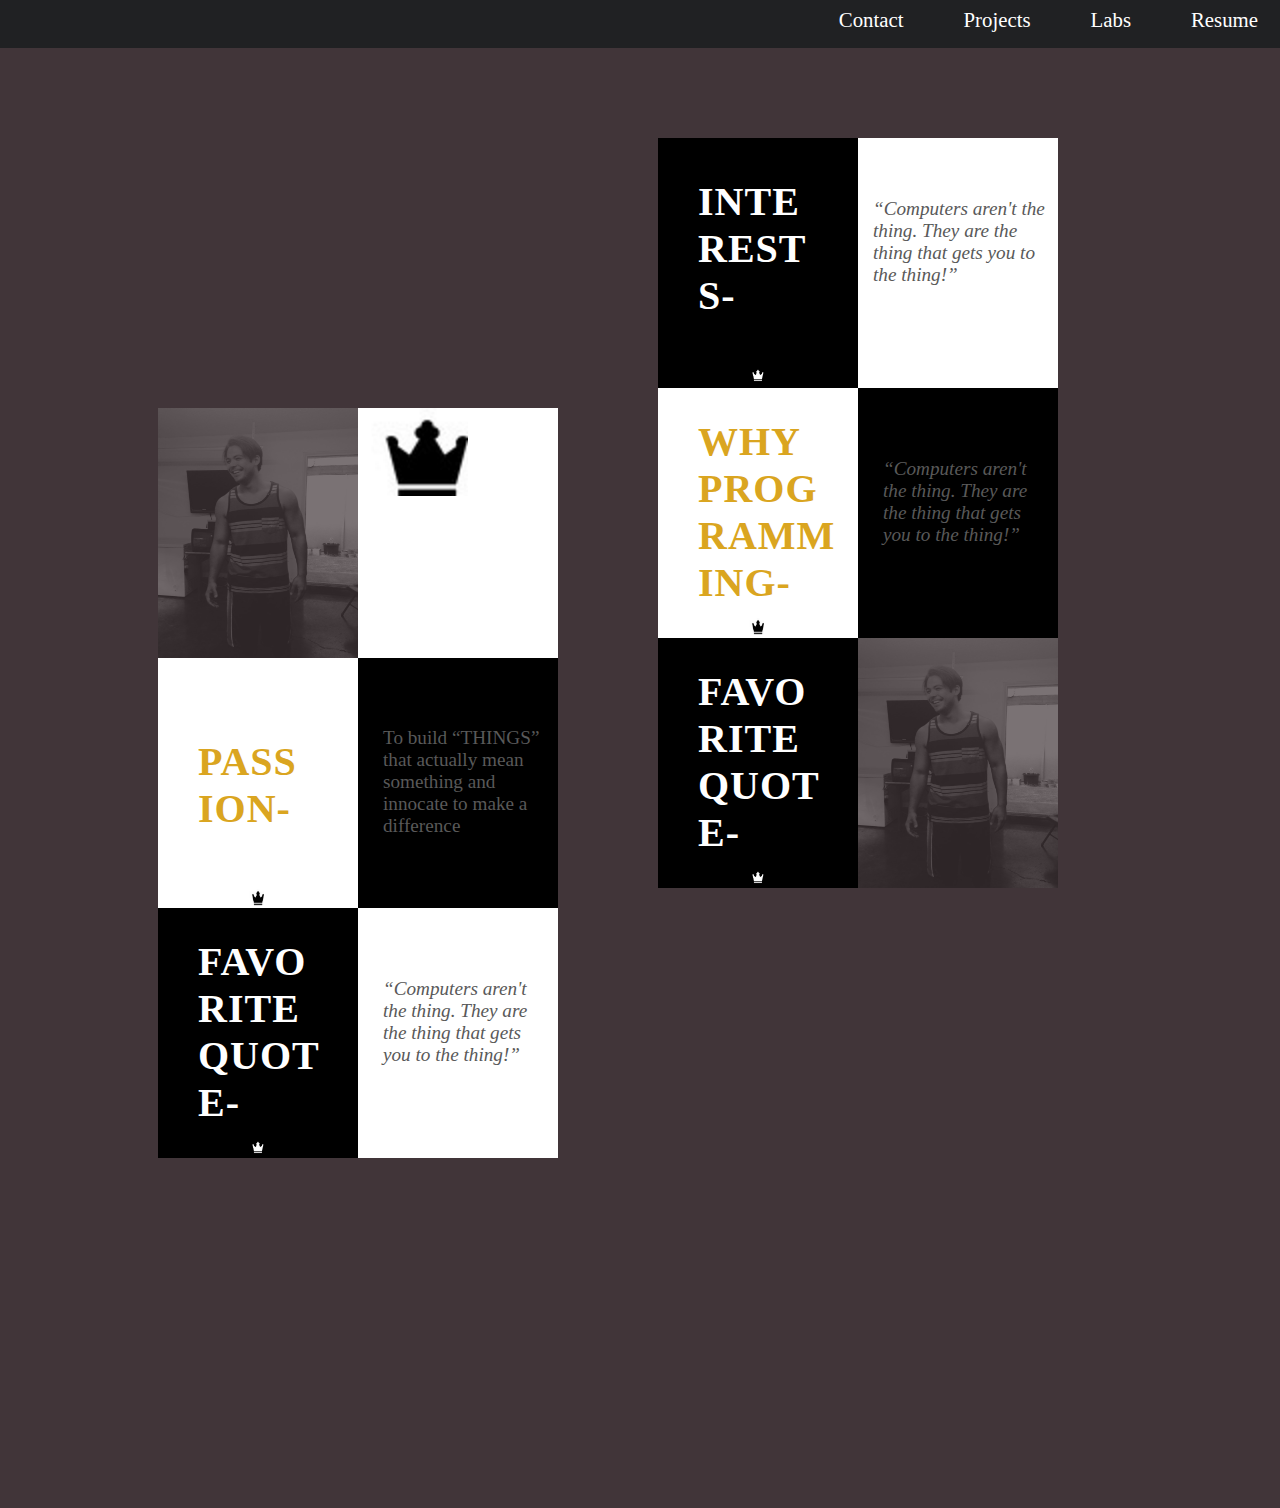
<file: WebContent/WEB-INF/home.html>
<!DOCTYPE html>
<html>
<head>
<link href="home.css" rel="stylesheet" typt="text/css" />
<meta charset="UTF-8">
<title>Home</title>
</head>
<body>


<div class="leftBar">

	<div>
		<img class="profilePhoto" src="myProfileImages/profilePhoto.jpg" />
	</div>

	<div class="left-firstRowSecondColumn">
		<div>
			<img class="blackOneWhite" src="myProfileImages/blackOnWhite.png" />
		</div>

	</div>
	<div class="left-secondRowFirstColumn">
		<div id="passion"><p>PASS<br />ION-</p></div>
		<div>
			<img class="blackOnWhite" src="myProfileImages/blackOnWhite.png" />
		</div>
	</div>
	<div class="left-secondRowSecondColumn">
		<div id="passionText"><p>To build <q>THINGS</q> that actually mean something and innocate to make a difference</p></div>
	</div>
	<div class="left-thirdRowFirstColumn">
		<div id="favoriteQuote"><p>FAVO<br />RITE<br />QUOT<br />E-</p></div>
				<div class="leftSecondWhiteOnBlack">
			<img  src="myProfileImages/whiteOnBlack.png" />
		</div>
	</div>
	<div class="left-thirdRowSecondColumn">
		<div id="favoriteQuoteText"><p><em><q>Computers aren't the thing. They are the thing that gets you to the thing!</q></em></p></div>
	</div>


</div>





<div class="rightBar">

	<div class="right-firstRowFirstColumn">
		<div id="interests"><p>INTE<br />REST<br />S-</p></div>
		<div class="rightFirstWhiteOnBlack">
			<img  src="myProfileImages/whiteOnBlack.png" />
		</div>
	</div>

	<div class="left-firstRowSecondColumn">
		<div id="favoriteQuoteText"><p><em><q>Computers aren't the thing. They are the thing that gets you to the thing!</q></em></p></div>
	</div>
	<div class="left-secondRowFirstColumn">
		<div id="whyProgramming"><p>WHY<br />PROG<br />RAMM<br />ING-</p></div>
		<div class="rightBlackOnWhite">
			<img src="myProfileImages/blackOnWhite.png" />
		</div>
	</div>
	<div class="left-secondRowSecondColumn">
		<div id="favoriteQuoteText"><p><em><q>Computers aren't the thing. They are the thing that gets you to the thing!</q></em></p></div>
	</div>
	<div class="left-thirdRowFirstColumn">
		<div id="favoriteQuote"><p>FAVO<br />RITE<br />QUOT<br />E-</p></div>
		<div class="rightSecondWhiteOnBlack">
			<img  src="myProfileImages/whiteOnBlack.png" />
		</div>
	</div>
	<div class="right-thirdRowSecondColumn">
		<img class="profilePhoto" src="myProfileImages/profilePhoto.jpg" />
	</div>
<!-- 	<div class="rightBottom">
		<img class="hawaiianFlag" src="myProfileImages/HawaiianFlag.png" />
	</div> -->


</div>


<div id="footer">
</div>


<div class="header">
	<a href="resume.html">Resume</a>
	<a href="home.html">Labs</a>
	<a href="home.html">Projects</a>
	<a href="home.html">Contact</a>
</div>

</body>
</html>
</file>
<file: WebContent/tester.css>
@CHARSET "UTF-8";

a.tooltip {outline:none; }
a.tooltip strong {line-height:30px;}
a.tooltip:hover {text-decoration:none;} 
a.tooltip span {
    z-index:10;display:none; padding:14px 20px;
    margin-top:-30px; margin-left:28px;
    width:300px; line-height:16px;
}
a.tooltip:hover span{
    display:inline; position:absolute; color:#111;
    border:1px solid #DCA; background:#fffAF0;}
.callout {z-index:20;position:absolute;top:30px;border:0;left:-12px;}
    
/*CSS3 extras*/
a.tooltip span
{
    border-radius:4px;
    box-shadow: 5px 5px 8px #CCC;
}
</file>
<file: WebContent/home.css>
@CHARSET "UTF-8";

body {background-color: #413539;}

.header {position: fixed;
		height:40px;
		width: 100%;
		background-color: #202123;
		padding: 10px 20px 10px 10px;
		margin: -20px -20px 0px -20px;}

.header a {float: right;
			color: white;
			text-decoration: none;
			font-size: 1.3em;
			margin: 10px 20px 0px 40px;}
			
.blackOnWhite {height: 20px;
				width: 20px;}
					
.whiteOnBlack {height: 20px;
				width: 20px;}	

.leftBar {position: absolute;
		margin: 400px 0px 0px 150px;}
		
.rightBar {position: absolute;
		margin: 130px 0px 0px 650px;}

.profilePhoto {height:250px;
				width:200px;
				opacity: .3;
				float: left;}
				
.left-firstRowSecondColumn {height:250px;
						width:200px;
						background-color: #FFFFFF;
						float: left;}	
						
.left-secondRowFirstColumn {height:250px;
						width:200px;
						background-color: white;
						clear: both;
						float:left;
						font-weight:bold;
						font-size: 2.5em;
						text-align: center;
						color: black;
						letter-spacing: 1px;}
						
.left-secondRowSecondColumn {height:230px;
						width:180px;
						background-color: black;
						float:left;
						color: white;
						padding: 10px 10px 10px 10px;}
						
.left-thirdRowFirstColumn {height:250px;
						width:200px;
						background-color: black;
						clear: both;
						float:left;
						font-weight:bold;
						font-size: 2.5em;
						text-align: center;
						color: white;
						letter-spacing: 1px;}
						
.left-thirdRowSecondColumn {height:230px;
						width:180px;
						background-color: white;
						float:left;
						padding: 10px 10px 10px 10px;}

.right-thirdRowSecondColumn {height:230px;
						width:180px;
						float: left;}
						
.right-firstRowFirstColumn {height:250px;
						width:200px;
						background-color: black;
						float:left;
						font-weight:bold;
						font-size: 2.5em;
						text-align: center;
						color: white;
						letter-spacing: 1px;}
						
#passion, #favoriteQuote {text-align: left;
							margin: 0px 0px 0px 40px;}
							
#favoriteQuote {margin: -10px 0px 0px 40px;
					padding: 0px 0px 0px 0px;}
							
#passion {padding: 40px 0px 0px 0px;
				color:#DAA520;}

#favoriteQuoteText {margin: 60px 0px 0px 15px;
					font-size: 1.2em;
					color: #595959;}
							
#passionText {padding: 40px 0px 0px 15px;
				font-size: 1.2em;
				color: #595959;}
				
#interests {text-align: left;
			margin: 20px 0px 0px 40px;
				color:white;}

.rightFirstWhiteOnBlack {margin: -10px 0px 0px 0px;}
.rightFirstWhiteOnBlack img {height: 20px;
					width: 20px;}
					
.rightSecondWhiteOnBlack {margin: -45px 0px 0px 0px;}
.rightSecondWhiteOnBlack img {height: 20px;
					width: 20px;}

.leftSecondWhiteOnBlack {margin: -45px 0px 0px 0px;}
.leftSecondWhiteOnBlack img {height: 20px;
					width: 20px;}
					
.rightBlackOnWhite {margin: -45px 0px 0px 0px;}
.rightBlackOnWhite img {height: 20px;
					width: 20px;}
					
#whyProgramming {text-align: left;
				margin: -10px 0px 0px 40px;
				color:#DAA520;}


.hawaiianFlag {width: 400px;}


						
#footer {position:absolute;
		height:200px;
		width: 100%;
		margin: 1300px 0px 0px 0px;}
</file>
<file: WebContent/pandoDaily.css>
@CHARSET "UTF-8";

body {background-color: #353844;}

#topSpace {height:400px;
			width:100%;
			padding: -100px 0px 0px 0px;}
			
#headerImage {height:100px;
				margin:0px 0px 200px 200px;}
			
#topBarLogo img {height:50px;
			width:140px;
			float:left;}
			
#topBarLogo {margin: 10px 0px 0px 100px;}

#topBarLinks a {color: #CAF3FF;
			text-decoration: none;
			letter-spacing:1px;
			font-weight:bold;
			font-size: 1em;
			font-family: Arial, sans-serif;
			margin: 0px 20px 0px 0px;}
			
#topBarLinks {margin: 35px 0px 0px 725px;}


#firstArticle {height:790px;
				width: 500px;
				background-color: white;
				margin: 20px 0px 0px 110px;
				clear:both;
				float:left;}

#firstArticle img {height:100px;
					width:100px;
					float:left;
					margin: 150px 0px 0px 50px;}

.date {color: #999999;
		float:right;
		margin: 200px 50px 0px 0px;}

.featuredStory {color: #666666;
				float:right;
				margin: 5px 50px 0px 0px;}

hr {width: 80%;}
				
#topSpacehr {width: 100%;}

.title {font-size:2em;
		font-weight:bold;
		color:black;
		width:350px;
		margin: 150px 50px 0px 75px;}
		
.content {color: #666666;
		width:350px;
		font-size:1.2em;
		margin: 25px 50px 0px 75px;}
		
.paulCarr {height:10px;
			width:10px;
			}
			
#paulCarrImage {margin: 20px 0px 0px 175px;}

#firstArticleImage {height:790px;
					width: 500px;
					float:left;
					margin: 20px 0px 0px 0px}
					
#secondArticleImage {height:400px;
					width: 503px;
					clear:both;
					float:left;
					margin: 0px 0px 0px 107px;}
					
#secondArticle {height:400px;
					width: 503px;
					float:left;
					background-color:white;}
					
#aboveTitle {color: #666666;
				font-style: italic;
				font-weight:bold;
				margin: 25px 0px 15px 75px;}
					
.secondArticletitle {font-size:2em;
		font-weight:bold;
		color: #666666;
		width:350px;
		margin: 25px 50px 0px 75px;}
		
.secondArticlecontent {color: #999999;
		width:350px;
		font-size:1.2em;
		margin: 25px 50px 0px 75px;}
		
#thirdArticleImage 	{height:400px;
					width: 503px;
					clear:both;
					float:left;
					margin: 0px 0px 0px 107px;}	
					
#thirdArticle {height:400px;
					width: 503px;
					float:left;}

.thirdArticletitle {font-size:2em;
		font-weight:bold;
		color: white;
		width:350px;
		margin: 25px 50px 0px 75px;}
					
#thirdAboveTitle {font-style: italic;
				font-weight:bold;
				margin: 25px 0px 15px 75px;}
				
#fourthArticle {height:400px;
				width: 500px;
				background-color: white;
				margin: 0px 0px 0px 110px;
				float:left;
				background-color:white;}
				
.fourthArticletitle {font-size:2em;
		font-weight:bold;
		color: black;
		width:350px;
		margin: 25px 50px 0px 75px;}
					
#fourthAboveTitle {font-style: italic;
				font-weight:bold;
				margin: 25px 0px 15px 75px;}
				
.fourthArticlecontent {color: #999999;
		width:350px;
		font-size:1.2em;
		margin: 25px 50px 0px 75px;}
				
#fifthArticle {height:400px;
					width: 503px;
					float:left;
					background-color:white;
					margin-left:1px;}

.fifthArticletitle {font-size:2em;
		font-weight:bold;
		color: black;
		width:350px;
		margin: 25px 50px 0px 75px;}
					
#fifthAboveTitle {font-style: italic;
				font-weight:bold;
				margin: 25px 0px 15px 75px;}
				
.fifthArticlecontent {color: #999999;
		width:350px;
		font-size:1.2em;
		margin: 25px 50px 0px 75px;}
		
#footer {height: 400px;
		clear:both;
		margin-top:100px;}
		
#footerImage {height:100px;
				margin:100px 0px 0px 200px;}
</file>
<file: WebContent/preHome.css>
@CHARSET "UTF-8";

.backgroundImage {margin: -20px 0px 0px -20px;}

.backgroundImage img {height: 685px;
					width: 1240px;
					opacity: .2;}
					
.wrapper {background-color: black;
					height: 685px;
					width: 1240px;
					margin: -20px 0px 0px -20px;}


#entryPopup {position: absolute;
			font-size: 4em;
			color: white;
			text-align: center;
			top: 200px;
			left:360px;}

a {color: gold;
	height: 100px;
	width:200px;}
</file>
<file: WebContent/theHome.css>
@CHARSET "UTF-8";

.backgroundImage {margin: -20px 0px 0px -20px;}

.backgroundImage img {height: 685px;
					width: 1240px;
					opacity: .2;}
					
.wrapper {background-color: black;
					height: 685px;
					width: 1240px;
					margin: -20px 0px 0px -20px;}


#entryPopup {position: absolute;
			font-size: 4em;
			color: white;
			text-align: center;
			top: 200px;
			left:160px;}

a {color: gold;}
</file>
<file: WebContent/WEB-INF/home.css>
@CHARSET "UTF-8";

body {background-color: #413539;}

.header {position: fixed;
		height:40px;
		width: 100%;
		background-color: #202123;
		padding: 10px 20px 10px 10px;
		margin: -20px -20px 0px -20px;}

.header a {float: right;
			color: white;
			text-decoration: none;
			font-size: 1.3em;
			margin: 10px 20px 0px 40px;}
			
.blackOnWhite {height: 20px;
				width: 20px;}
					
.whiteOnBlack {height: 20px;
				width: 20px;}	

.leftBar {position: absolute;
		margin: 400px 0px 0px 150px;}
		
.rightBar {position: absolute;
		margin: 130px 0px 0px 650px;}

.profilePhoto {height:250px;
				width:200px;
				opacity: .3;
				float: left;}
				
.left-firstRowSecondColumn {height:250px;
						width:200px;
						background-color: #FFFFFF;
						float: left;}	
						
.left-secondRowFirstColumn {height:250px;
						width:200px;
						background-color: white;
						clear: both;
						float:left;
						font-weight:bold;
						font-size: 2.5em;
						text-align: center;
						color: black;
						letter-spacing: 1px;}
						
.left-secondRowSecondColumn {height:230px;
						width:180px;
						background-color: black;
						float:left;
						color: white;
						padding: 10px 10px 10px 10px;}
						
.left-thirdRowFirstColumn {height:250px;
						width:200px;
						background-color: black;
						clear: both;
						float:left;
						font-weight:bold;
						font-size: 2.5em;
						text-align: center;
						color: white;
						letter-spacing: 1px;}
						
.left-thirdRowSecondColumn {height:230px;
						width:180px;
						background-color: white;
						float:left;
						padding: 10px 10px 10px 10px;}

.right-thirdRowSecondColumn {height:230px;
						width:180px;
						float: left;}
						
.right-firstRowFirstColumn {height:250px;
						width:200px;
						background-color: black;
						float:left;
						font-weight:bold;
						font-size: 2.5em;
						text-align: center;
						color: white;
						letter-spacing: 1px;}
						
#passion, #favoriteQuote {text-align: left;
							margin: 0px 0px 0px 40px;}
							
#favoriteQuote {margin: -10px 0px 0px 40px;
					padding: 0px 0px 0px 0px;}
							
#passion {padding: 40px 0px 0px 0px;
				color:#DAA520;}

#favoriteQuoteText {margin: 60px 0px 0px 15px;
					font-size: 1.2em;
					color: #595959;}
							
#passionText {padding: 40px 0px 0px 15px;
				font-size: 1.2em;
				color: #595959;}
				
#interests {text-align: left;
			margin: 20px 0px 0px 40px;
				color:white;}

.rightFirstWhiteOnBlack {margin: -10px 0px 0px 0px;}
.rightFirstWhiteOnBlack img {height: 20px;
					width: 20px;}
					
.rightSecondWhiteOnBlack {margin: -45px 0px 0px 0px;}
.rightSecondWhiteOnBlack img {height: 20px;
					width: 20px;}

.leftSecondWhiteOnBlack {margin: -45px 0px 0px 0px;}
.leftSecondWhiteOnBlack img {height: 20px;
					width: 20px;}
					
.rightBlackOnWhite {margin: -45px 0px 0px 0px;}
.rightBlackOnWhite img {height: 20px;
					width: 20px;}
					
#whyProgramming {text-align: left;
				margin: -10px 0px 0px 40px;
				color:#DAA520;}


.hawaiianFlag {width: 400px;}


						
#footer {position:absolute;
		height:200px;
		width: 100%;
		margin: 1300px 0px 0px 0px;}
</file>
